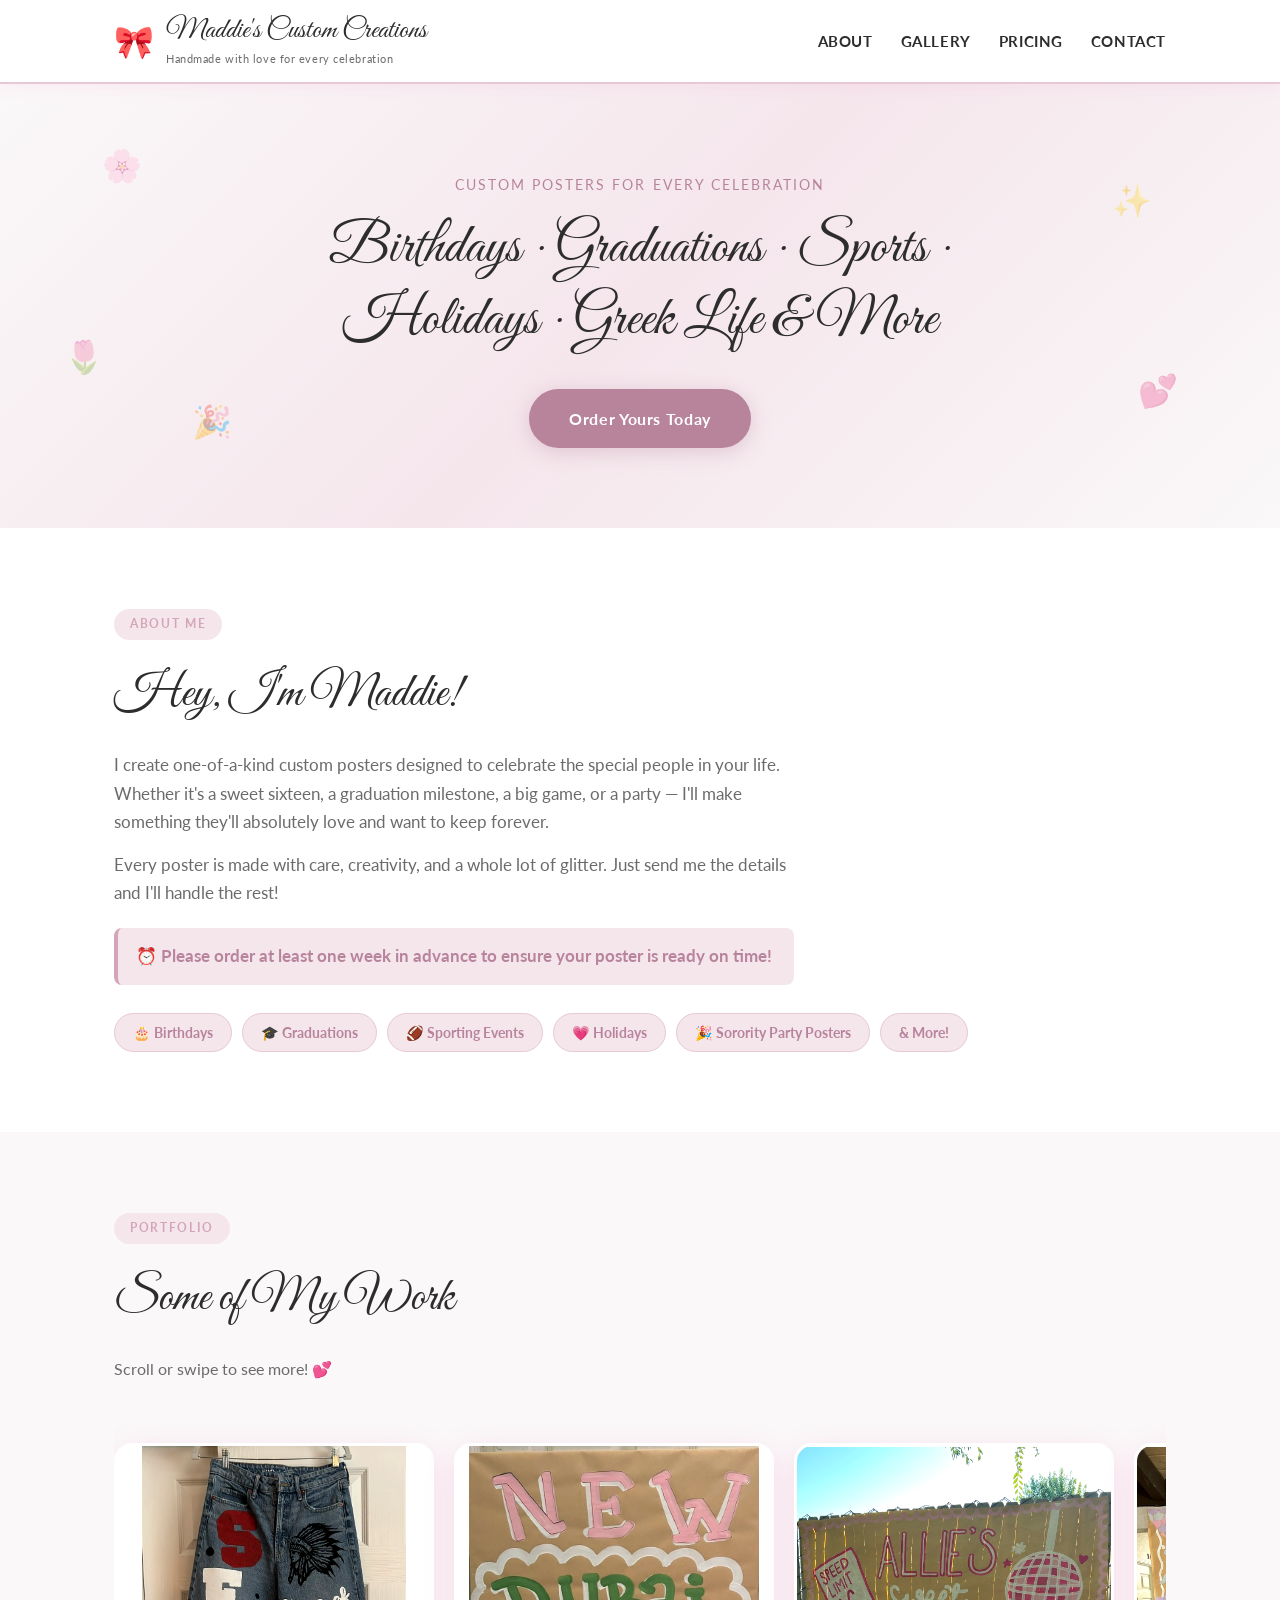
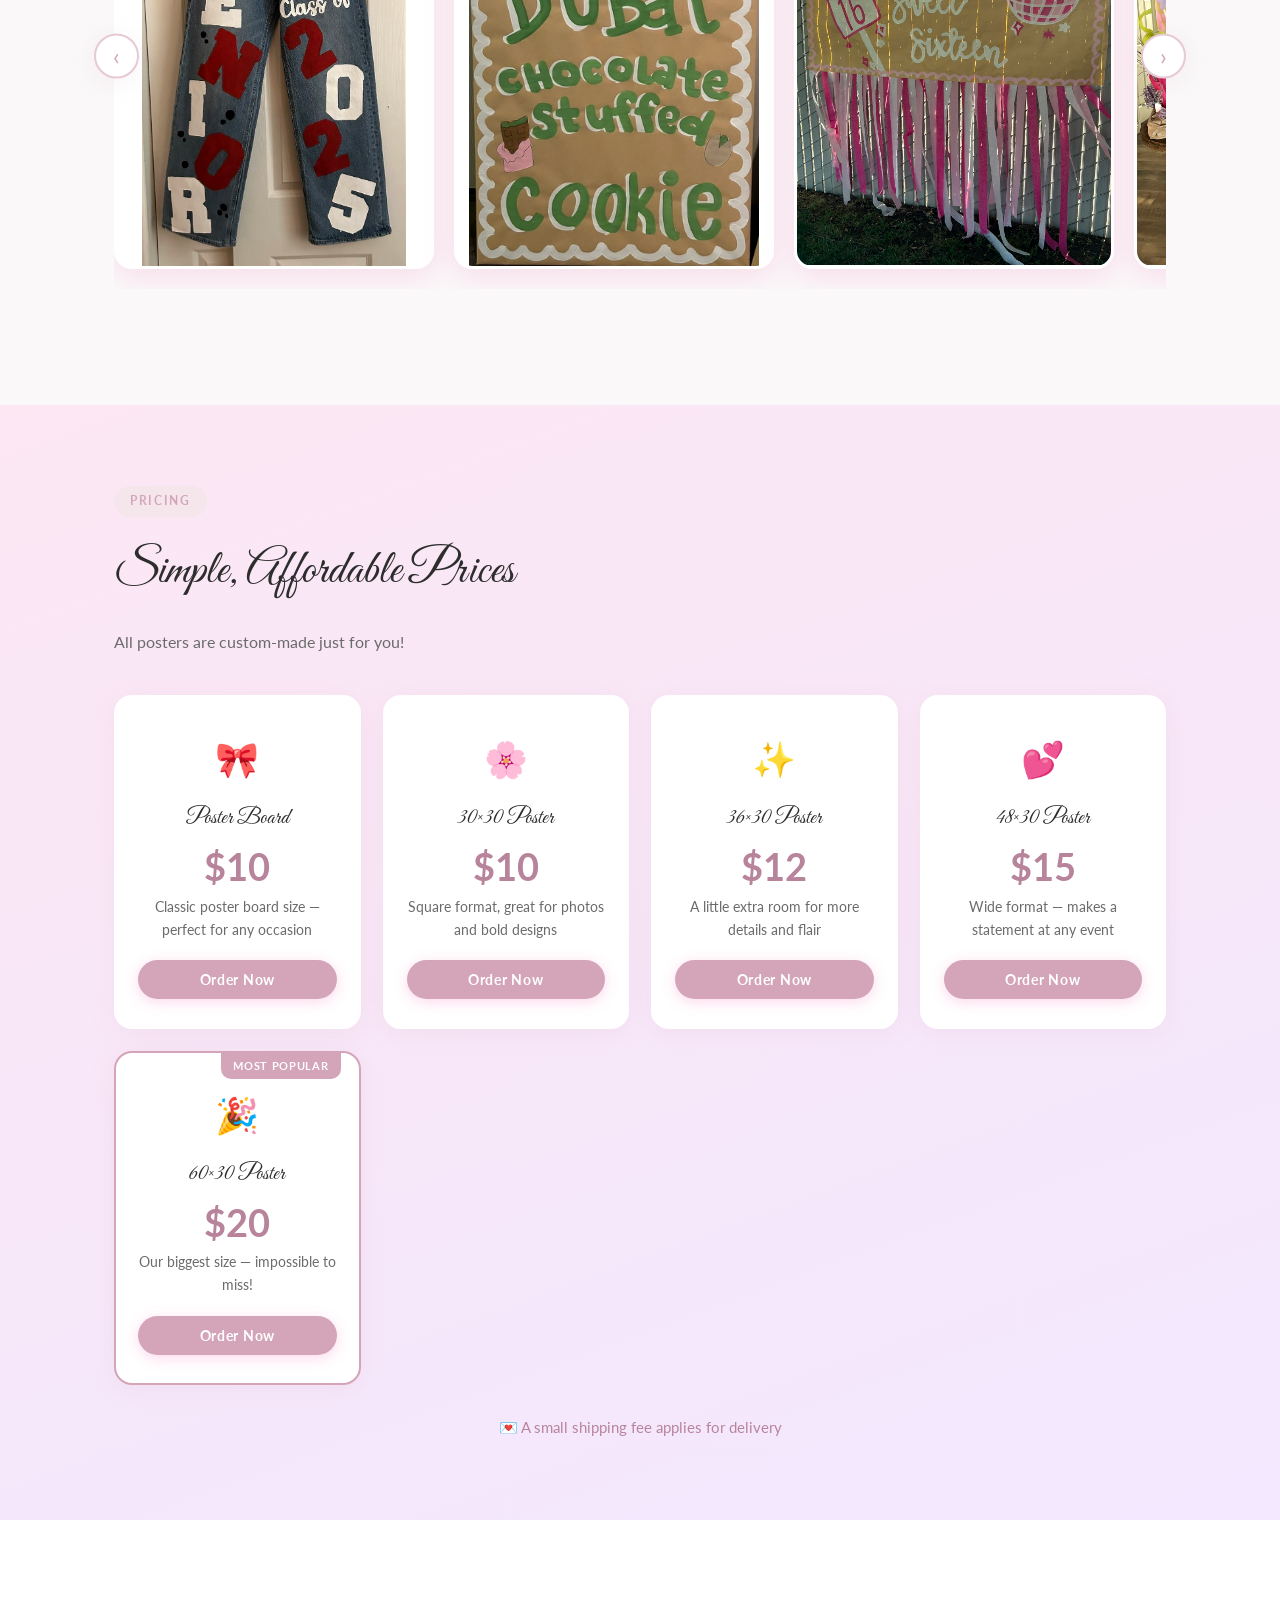
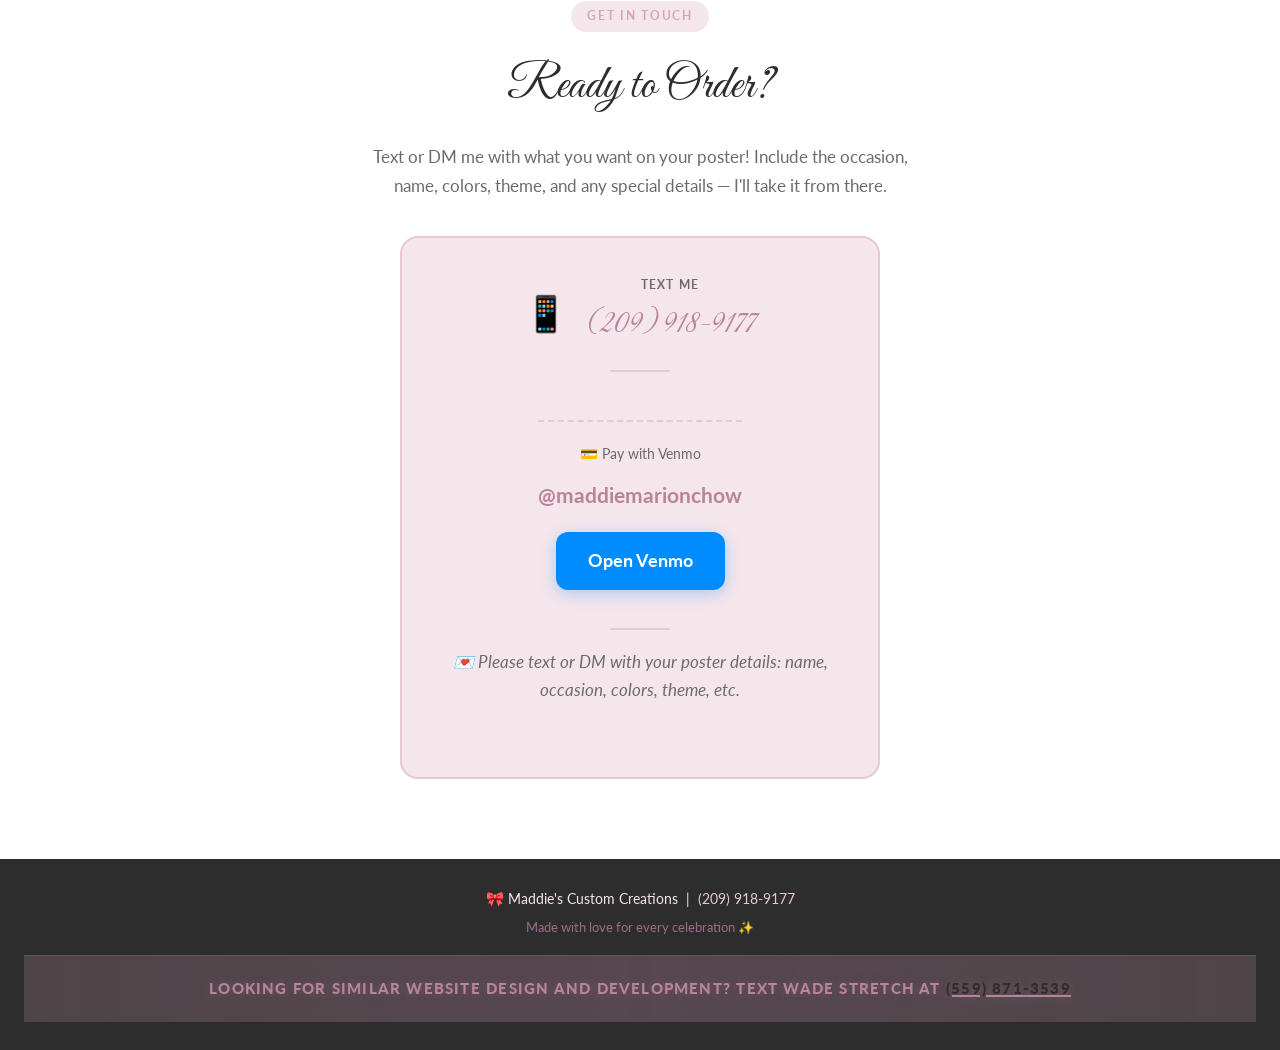
<file: index.html>
<!DOCTYPE html>
<html lang="en">
<head>
  <meta charset="UTF-8" />
  <meta name="viewport" content="width=device-width, initial-scale=1.0" />
  <title>Maddie's Custom Creations</title>
  <link rel="preconnect" href="https://fonts.googleapis.com" />
  <link rel="preconnect" href="https://fonts.gstatic.com" crossorigin />
  <link href="https://fonts.googleapis.com/css2?family=Allura&family=Dancing+Script:wght@400;700&family=Great+Vibes&family=Lato:wght@300;400;700&display=swap" rel="stylesheet" />

  <style>
    /* ===== RESET & BASE ===== */
    *, *::before, *::after { box-sizing: border-box; margin: 0; padding: 0; }

    :root {
      --pink:       #d4a5b8;
      --pink-light: #f5e6ec;
      --pink-mid:   #e6c9d5;
      --rose:       #b8849c;
      --dark-text:  #2d2d2d;
      --mauve:      #d4a5b8;
      --mauve-light:#f5e6ec;
      --cream:      #faf8f9;
      --text:       #2d2d2d;
      --text-soft:  #6b6b6b;
      --white:      #ffffff;
      --shadow:     0 4px 24px rgba(212, 165, 184, 0.15);
      --radius:     18px;
    }

    html { scroll-behavior: smooth; }

    body {
      font-family: 'Lato', sans-serif;
      background: var(--cream);
      color: var(--text);
      line-height: 1.7;
    }

    h1, h2, h3 { font-family: 'Great Vibes', cursive; font-weight: 400; }

    a { color: var(--pink); text-decoration: none; }
    a:hover { text-decoration: underline; }

    .container {
      max-width: 1100px;
      margin: 0 auto;
      padding: 0 24px;
    }

    /* ===== HEADER ===== */
    header {
      background: var(--white);
      border-bottom: 2px solid var(--pink-mid);
      position: sticky;
      top: 0;
      z-index: 100;
      box-shadow: 0 2px 16px rgba(244,114,182,0.10);
    }

    .header-inner {
      max-width: 1100px;
      margin: 0 auto;
      padding: 14px 24px;
      display: flex;
      align-items: center;
      justify-content: space-between;
      flex-wrap: wrap;
      gap: 12px;
    }

    .logo {
      display: flex;
      align-items: center;
      gap: 12px;
    }

    .logo-icon { font-size: 2rem; }

    .logo h1 {
      font-size: 1.8rem;
      color: var(--dark-text);
      line-height: 1.2;
      font-family: 'Great Vibes', cursive;
      font-weight: 400;
    }

    .tagline {
      font-size: 0.7rem;
      color: var(--text-soft);
      font-style: normal;
      letter-spacing: 0.05em;
      font-family: 'Lato', sans-serif;
    }

    nav {
      display: flex;
      gap: 28px;
      flex-wrap: wrap;
    }

    nav a {
      font-size: 0.92rem;
      font-weight: 700;
      color: var(--dark-text);
      letter-spacing: 0.04em;
      text-transform: uppercase;
      transition: color 0.2s;
    }

    nav a:hover {
      color: var(--rose);
      text-decoration: none;
    }

    /* ===== HERO ===== */
    .hero {
      background: linear-gradient(135deg, #faf8f9 0%, #f5e6ec 50%, #faf8f9 100%);
      padding: 90px 24px 80px;
      text-align: center;
      position: relative;
      overflow: hidden;
    }

    .hero-content {
      position: relative;
      z-index: 2;
      max-width: 700px;
      margin: 0 auto;
    }

    .hero-sub {
      font-size: 0.85rem;
      font-weight: 400;
      letter-spacing: 0.15em;
      text-transform: uppercase;
      color: var(--rose);
      margin-bottom: 14px;
      font-family: 'Lato', sans-serif;
    }

    .hero h2 {
      font-size: clamp(2.2rem, 5vw, 3.5rem);
      color: var(--dark-text);
      line-height: 1.3;
      margin-bottom: 32px;
      font-family: 'Great Vibes', cursive;
      font-weight: 400;
    }

    .btn {
      display: inline-block;
      background: var(--rose);
      color: var(--white);
      padding: 14px 38px;
      border-radius: 50px;
      font-weight: 700;
      font-size: 1rem;
      letter-spacing: 0.04em;
      box-shadow: 0 4px 20px rgba(184, 132, 156, 0.35);
      transition: transform 0.2s, box-shadow 0.2s;
      border: 2px solid var(--rose);
    }

    .btn:hover {
      transform: translateY(-2px);
      box-shadow: 0 8px 28px rgba(184, 132, 156, 0.45);
      text-decoration: none;
      background: var(--pink);
      border-color: var(--pink);
    }

    /* Floating shapes */
    .hero-shapes { position: absolute; inset: 0; pointer-events: none; }
    .shape {
      position: absolute;
      font-size: 2rem;
      opacity: 0.35;
      animation: float 6s ease-in-out infinite;
    }
    .s1 { top: 12%; left: 8%;  animation-delay: 0s; }
    .s2 { top: 20%; right: 10%; animation-delay: 1s; }
    .s3 { bottom: 18%; left: 15%; animation-delay: 2s; }
    .s4 { bottom: 25%; right: 8%; animation-delay: 0.5s; }
    .s5 { top: 55%; left: 5%;  animation-delay: 1.5s; }

    @keyframes float {
      0%, 100% { transform: translateY(0); }
      50%       { transform: translateY(-14px); }
    }

    /* ===== SECTION SHARED ===== */
    section { padding: 80px 0; }

    .section-label {
      display: inline-block;
      background: var(--pink-light);
      color: var(--pink);
      font-size: 0.75rem;
      font-weight: 700;
      letter-spacing: 0.14em;
      text-transform: uppercase;
      padding: 5px 16px;
      border-radius: 50px;
      margin-bottom: 14px;
    }

    .section-title {
      font-size: clamp(2rem, 4vw, 3rem);
      color: var(--dark-text);
      margin-bottom: 16px;
      font-family: 'Great Vibes', cursive;
      font-weight: 400;
    }

    .section-sub {
      color: var(--text-soft);
      margin-bottom: 40px;
      font-size: 1rem;
    }

    /* ===== ABOUT ===== */
    .about { background: var(--white); }

    .about .container p {
      color: var(--text-soft);
      max-width: 680px;
      margin-bottom: 14px;
      font-size: 1.05rem;
    }

    .occasion-chips {
      display: flex;
      flex-wrap: wrap;
      gap: 10px;
      margin-top: 28px;
    }

    .occasion-chips span {
      background: var(--pink-light);
      color: var(--rose);
      border: 1.5px solid var(--pink-mid);
      border-radius: 50px;
      padding: 7px 18px;
      font-size: 0.88rem;
      font-weight: 700;
    }

    /* ===== GALLERY ===== */
    .gallery { background: var(--cream); }

    .gallery-carousel-wrapper {
      position: relative;
      margin-bottom: 36px;
    }

    .gallery-grid {
      display: flex;
      gap: 20px;
      overflow-x: auto;
      scroll-behavior: smooth;
      padding: 20px 0;
      scrollbar-width: thin;
      scrollbar-color: var(--pink-mid) var(--pink-light);
    }

    .gallery-grid::-webkit-scrollbar {
      height: 10px;
    }

    .gallery-grid::-webkit-scrollbar-track {
      background: var(--pink-light);
      border-radius: 10px;
    }

    .gallery-grid::-webkit-scrollbar-thumb {
      background: var(--pink-mid);
      border-radius: 10px;
    }

    .gallery-grid::-webkit-scrollbar-thumb:hover {
      background: var(--pink);
    }

    .gallery-item {
      flex: 0 0 320px;
      border-radius: var(--radius);
      overflow: hidden;
      aspect-ratio: 3/4;
      box-shadow: 0 8px 30px rgba(244,114,182,0.2);
      background: var(--white);
      transition: transform 0.3s, box-shadow 0.3s;
      border: 3px solid var(--white);
      position: relative;
    }

    .gallery-item::before {
      content: '';
      position: absolute;
      inset: 0;
      border-radius: var(--radius);
      padding: 2px;
      background: linear-gradient(135deg, var(--pink-mid), var(--mauve-light));
      -webkit-mask: linear-gradient(#fff 0 0) content-box, linear-gradient(#fff 0 0);
      -webkit-mask-composite: xor;
      mask-composite: exclude;
      opacity: 0;
      transition: opacity 0.3s;
    }

    .gallery-item:hover {
      transform: translateY(-8px) scale(1.02);
      box-shadow: 0 12px 40px rgba(244,114,182,0.35);
    }

    .gallery-item:hover::before {
      opacity: 1;
    }

    .gallery-item img {
      width: 100%;
      height: 100%;
      object-fit: contain;
      display: block;
      padding: 0;
      filter: brightness(1.02) contrast(1.05);
    }

    /* Zoom in on PNG images with transparent padding */
    .gallery-item.zoom-in img {
      object-fit: contain;
      transform: scale(1.4);
    }

    /* Less zoom for specific images that need more space */
    .gallery-item.zoom-less img {
      object-fit: contain;
      transform: scale(0.75);
    }

    /* Special handling for specific images that need more space */
    .gallery-item.fit-contain img {
      object-fit: contain;
      padding: 15px;
      background: var(--white);
    }

    /* Adjust positioning for specific images */
    .gallery-item.position-lower img {
      object-position: center 40%;
    }

    .gallery-item.position-center img {
      object-position: center center;
      object-fit: cover;
      transform: scale(1.15);
    }

    .gallery-item.position-top img {
      object-position: center center;
      object-fit: contain;
      transform: none;
    }

    .gallery-nav {
      position: absolute;
      top: 50%;
      transform: translateY(-50%);
      background: var(--white);
      border: 2px solid var(--pink-mid);
      border-radius: 50%;
      width: 45px;
      height: 45px;
      display: flex;
      align-items: center;
      justify-content: center;
      cursor: pointer;
      font-size: 1.5rem;
      color: var(--pink);
      box-shadow: var(--shadow);
      transition: all 0.2s;
      z-index: 10;
      user-select: none;
    }

    .gallery-nav:hover {
      background: var(--pink);
      color: var(--white);
      transform: translateY(-50%) scale(1.1);
    }

    .gallery-nav.prev { left: -20px; }
    .gallery-nav.next { right: -20px; }

    .gallery-placeholder {
      background: var(--white);
      border: 2px dashed var(--pink-mid);
      border-radius: var(--radius);
      aspect-ratio: 4/3;
      display: flex;
      flex-direction: column;
      align-items: center;
      justify-content: center;
      gap: 10px;
      color: var(--text-soft);
      font-size: 0.9rem;
      transition: border-color 0.2s;
    }

    .gallery-placeholder:hover { border-color: var(--pink); }
    .upload-icon { font-size: 2.2rem; }

    @media (max-width: 640px) {
      .gallery-item { flex: 0 0 280px; }
      .gallery-nav { width: 38px; height: 38px; font-size: 1.2rem; }
      .gallery-nav.prev { left: -15px; }
      .gallery-nav.next { right: -15px; }
    }

    .upload-area {
      background: var(--mauve-light);
      border: 2px dashed var(--mauve);
      border-radius: var(--radius);
      padding: 36px;
      text-align: center;
      cursor: pointer;
      transition: background 0.2s;
    }

    .upload-area:hover { background: #ede9fe; }

    .upload-label {
      display: flex;
      flex-direction: column;
      align-items: center;
      gap: 8px;
      cursor: pointer;
      color: var(--text-soft);
    }

    .upload-big-icon { font-size: 2.8rem; }

    .upload-label strong {
      font-size: 1.05rem;
      color: var(--mauve);
    }

    .upload-label span {
      font-size: 0.82rem;
      color: #a78bfa;
    }

    /* ===== PRICING ===== */
    .pricing {
      background: linear-gradient(160deg, #fce7f3 0%, #f3e8ff 100%);
    }

    .pricing-grid {
      display: grid;
      grid-template-columns: repeat(auto-fill, minmax(200px, 1fr));
      gap: 22px;
    }

    .price-card {
      background: var(--white);
      border-radius: var(--radius);
      padding: 32px 22px 28px;
      text-align: center;
      box-shadow: var(--shadow);
      position: relative;
      transition: transform 0.2s, box-shadow 0.2s;
      border: 2px solid transparent;
    }

    .price-card:hover {
      transform: translateY(-4px);
      box-shadow: 0 10px 32px rgba(244,114,182,0.2);
    }

    .price-card.featured { border-color: var(--pink); }

    .price-ribbon {
      display: none;
      position: absolute;
      top: -1px;
      right: 18px;
      background: linear-gradient(135deg, var(--pink), var(--mauve));
      color: var(--white);
      font-size: 0.7rem;
      font-weight: 700;
      letter-spacing: 0.06em;
      text-transform: uppercase;
      padding: 4px 12px;
      border-radius: 0 0 10px 10px;
    }

    .price-card.featured .price-ribbon { display: block; }
    .price-icon { font-size: 2.2rem; margin-bottom: 10px; }

    .price-card h3 {
      font-size: 1.4rem;
      color: var(--dark-text);
      margin-bottom: 10px;
      font-family: 'Great Vibes', cursive;
      font-weight: 400;
    }

    .price-tag {
      font-family: 'Lato', sans-serif;
      font-size: 2.4rem;
      font-weight: 700;
      color: var(--rose);
      margin-bottom: 10px;
      line-height: 1;
    }

    .price-card p {
      font-size: 0.85rem;
      color: var(--text-soft);
    }

    /* ===== CONTACT ===== */
    .contact {
      background: var(--white);
      text-align: center;
    }

    .contact .container p {
      color: var(--text-soft);
      max-width: 560px;
      margin: 0 auto 36px;
      font-size: 1.05rem;
    }

    .contact-card {
      background: var(--pink-light);
      border: 2px solid var(--pink-mid);
      border-radius: var(--radius);
      padding: 36px 40px;
      max-width: 480px;
      margin: 0 auto;
      display: flex;
      flex-direction: column;
      align-items: center;
      gap: 18px;
    }

    .contact-item {
      display: flex;
      align-items: center;
      gap: 16px;
    }

    .contact-emoji { font-size: 2.2rem; }

    .contact-item strong {
      display: block;
      font-size: 0.78rem;
      letter-spacing: 0.1em;
      text-transform: uppercase;
      color: var(--text-soft);
      margin-bottom: 2px;
    }

    .contact-item a {
      font-family: 'Great Vibes', cursive;
      font-size: 2rem;
      color: var(--rose);
      font-weight: 400;
    }

    .contact-divider {
      width: 60px;
      height: 2px;
      background: var(--pink-mid);
      border-radius: 2px;
    }

    .venmo-section {
      margin-top: 30px;
      padding-top: 20px;
      border-top: 2px dashed var(--pink-mid);
    }

    .venmo-btn {
      display: inline-block;
      background: #008CFF;
      color: white;
      padding: 14px 32px;
      border-radius: 12px;
      font-weight: 700;
      font-size: 1.1rem;
      text-decoration: none;
      transition: all 0.3s;
      box-shadow: 0 4px 16px rgba(0, 140, 255, 0.3);
      margin-top: 10px;
    }

    .venmo-btn:hover {
      background: #0077CC;
      transform: translateY(-2px);
      box-shadow: 0 6px 20px rgba(0, 140, 255, 0.4);
      text-decoration: none;
    }

    .venmo-username {
      font-size: 1.3rem;
      color: var(--rose);
      font-weight: 700;
      margin: 10px 0;
    }

    .contact-note {
      font-size: 0.92rem;
      color: var(--text-soft);
      font-style: italic;
    }

    /* ===== FOOTER ===== */
    footer {
      background: var(--text);
      color: var(--pink-light);
      text-align: center;
      padding: 28px 24px;
      font-size: 0.9rem;
    }

    footer a { color: var(--pink-mid); }
    footer a:hover { color: var(--white); }

    .footer-sub {
      margin-top: 6px;
      font-size: 0.8rem;
      color: #9d6b8a;
    }

    /* ===== SPINNING FOOTER TEXT ===== */
    .footer-marquee {
      margin-top: 16px;
      padding-top: 16px;
      border-top: 1px solid rgba(157, 107, 138, 0.3);
      position: relative;
      background: linear-gradient(90deg, rgba(212, 165, 184, 0.2), rgba(184, 132, 156, 0.3), rgba(212, 165, 184, 0.2));
      padding: 20px 0;
      perspective: 1000px;
      text-align: center;
    }

    .footer-marquee-content {
      display: inline-block;
      font-size: 0.95rem;
      font-weight: 900;
      letter-spacing: 0.08em;
      text-transform: uppercase;
      color: var(--rose);
      text-shadow: 0 0 10px rgba(184, 132, 156, 0.3);
      animation: spin-horizontal 4.5s ease-in-out infinite;
      transform-style: preserve-3d;
    }

    @keyframes spin-horizontal {
      0% { transform: rotateY(0deg); }
      44% { transform: rotateY(360deg); }
      44%, 100% { transform: rotateY(360deg); }
    }

    .footer-marquee a {
      color: var(--dark-text);
      font-weight: 900;
      text-decoration: underline;
      text-decoration-color: var(--rose);
      text-decoration-thickness: 2px;
    }

    .footer-marquee a:hover {
      color: var(--rose);
      text-shadow: 0 0 8px rgba(184, 132, 156, 0.5);
    }

    /* ===== ORDER BUTTON ===== */
    .order-btn {
      display: block;
      width: 100%;
      margin-top: 18px;
      padding: 11px 0;
      background: linear-gradient(135deg, var(--pink), var(--mauve));
      color: var(--white);
      border: none;
      border-radius: 50px;
      font-family: 'Lato', sans-serif;
      font-size: 0.88rem;
      font-weight: 700;
      letter-spacing: 0.05em;
      cursor: pointer;
      box-shadow: 0 3px 14px rgba(244,114,182,0.28);
      transition: transform 0.18s, box-shadow 0.18s, opacity 0.18s;
    }
    .order-btn:hover {
      transform: translateY(-2px);
      box-shadow: 0 6px 20px rgba(244,114,182,0.38);
    }
    .order-btn:disabled {
      opacity: 0.65;
      cursor: not-allowed;
      transform: none;
    }

    /* ===== ORDER MODAL ===== */
    .modal-overlay {
      display: none;
      position: fixed;
      inset: 0;
      background: rgba(59,26,46,0.45);
      backdrop-filter: blur(4px);
      z-index: 200;
      align-items: center;
      justify-content: center;
      padding: 24px;
    }
    .modal-overlay.open { display: flex; }

    .modal {
      background: var(--white);
      border-radius: 24px;
      padding: 40px 36px;
      max-width: 460px;
      width: 100%;
      box-shadow: 0 16px 60px rgba(244,114,182,0.22);
      position: relative;
      animation: popIn 0.22s ease;
    }
    @keyframes popIn {
      from { transform: scale(0.93); opacity: 0; }
      to   { transform: scale(1);    opacity: 1; }
    }

    .modal-close {
      position: absolute;
      top: 16px; right: 20px;
      background: none;
      border: none;
      font-size: 1.4rem;
      cursor: pointer;
      color: var(--text-soft);
      line-height: 1;
    }
    .modal-close:hover { color: var(--pink); }

    .modal h3 {
      font-size: 1.4rem;
      color: var(--text);
      margin-bottom: 6px;
    }
    .modal .modal-price {
      font-family: 'Playfair Display', serif;
      font-size: 2rem;
      color: var(--pink);
      font-weight: 700;
      margin-bottom: 20px;
    }
    .modal label {
      display: block;
      font-size: 0.82rem;
      font-weight: 700;
      letter-spacing: 0.08em;
      text-transform: uppercase;
      color: var(--text-soft);
      margin-bottom: 7px;
    }
    .modal textarea {
      width: 100%;
      border: 2px solid var(--pink-mid);
      border-radius: 12px;
      padding: 12px 14px;
      font-family: 'Lato', sans-serif;
      font-size: 0.95rem;
      color: var(--text);
      resize: vertical;
      min-height: 100px;
      outline: none;
      transition: border-color 0.2s;
      margin-bottom: 22px;
    }
    .modal textarea:focus { border-color: var(--pink); }
    .modal textarea::placeholder { color: #c4a0b8; }

    .modal-pay-btn {
      display: block;
      width: 100%;
      padding: 14px;
      background: linear-gradient(135deg, var(--pink), var(--mauve));
      color: var(--white);
      border: none;
      border-radius: 50px;
      font-family: 'Lato', sans-serif;
      font-size: 1rem;
      font-weight: 700;
      cursor: pointer;
      box-shadow: 0 4px 20px rgba(244,114,182,0.32);
      transition: transform 0.18s, box-shadow 0.18s, opacity 0.18s;
    }
    .modal-pay-btn:hover {
      transform: translateY(-2px);
      box-shadow: 0 8px 28px rgba(244,114,182,0.42);
    }
    .modal-pay-btn:disabled { opacity: 0.65; cursor: not-allowed; transform: none; }

    .modal-secure {
      text-align: center;
      margin-top: 14px;
      font-size: 0.78rem;
      color: #b07a9e;
    }
    .modal-secure svg { vertical-align: middle; margin-right: 4px; }

    /* ===== RESPONSIVE ===== */
    @media (max-width: 640px) {
      .header-inner { justify-content: center; text-align: center; }
      nav { justify-content: center; gap: 16px; }
      .logo { flex-direction: column; gap: 6px; }
      .pricing-grid { grid-template-columns: 1fr 1fr; }
      .contact-card { padding: 28px 20px; }
      .contact-item a { font-size: 1.3rem; }
      .modal { padding: 32px 22px; }
    }

    @media (max-width: 420px) {
      .pricing-grid { grid-template-columns: 1fr; }
    }
  </style>
</head>
<body>

  <!-- HEADER -->
  <header>
    <div class="header-inner">
      <div class="logo">
        <span class="logo-icon">🎀</span>
        <div>
          <h1>Maddie's Custom Creations</h1>
          <p class="tagline">Handmade with love for every celebration</p>
        </div>
      </div>
      <nav>
        <a href="#about">About</a>
        <a href="#gallery">Gallery</a>
        <a href="#pricing">Pricing</a>
        <a href="#contact">Contact</a>
      </nav>
    </div>
  </header>

  <!-- HERO -->
  <section class="hero">
    <div class="hero-content">
      <p class="hero-sub">Custom Posters for Every Celebration</p>
      <h2>Birthdays · Graduations · Sports · Holidays · Greek Life &amp; More</h2>
      <a href="#contact" class="btn">Order Yours Today</a>
    </div>
    <div class="hero-shapes">
      <span class="shape s1">🌸</span>
      <span class="shape s2">✨</span>
      <span class="shape s3">🎉</span>
      <span class="shape s4">💕</span>
      <span class="shape s5">🌷</span>
    </div>
  </section>

  <!-- ABOUT -->
  <section id="about" class="about">
    <div class="container">
      <div class="section-label">About Me</div>
      <h2 class="section-title">Hey, I'm Maddie!</h2>
      <p>I create one-of-a-kind custom posters designed to celebrate the special people in your life. Whether it's a sweet sixteen, a graduation milestone, a big game, or a party — I'll make something they'll absolutely love and want to keep forever.</p>
      <p>Every poster is made with care, creativity, and a whole lot of glitter. Just send me the details and I'll handle the rest!</p>
      <p style="background: var(--pink-light); border-left: 4px solid var(--pink); padding: 14px 18px; border-radius: 8px; margin-top: 20px; font-weight: 700; color: var(--rose);">⏰ Please order at least one week in advance to ensure your poster is ready on time!</p>
      <div class="occasion-chips">
        <span>🎂 Birthdays</span>
        <span>🎓 Graduations</span>
        <span>🏈 Sporting Events</span>
        <span>💗 Holidays</span>
        <span>🎉 Sorority Party Posters</span>
        <span>&amp; More!</span>
      </div>
    </div>
  </section>

  <!-- GALLERY -->
  <section id="gallery" class="gallery">
    <div class="container">
      <div class="section-label">Portfolio</div>
      <h2 class="section-title">Some of My Work</h2>
      <p class="section-sub">Scroll or swipe to see more! 💕</p>
      <div class="gallery-carousel-wrapper">
        <div class="gallery-nav prev" onclick="scrollGallery(-1)">‹</div>
        <div class="gallery-nav next" onclick="scrollGallery(1)">›</div>
        <div class="gallery-grid" id="galleryGrid">
          <div class="gallery-item">
            <img src="images/IMG_2594.jpg" alt="Maddie's Custom Creation" loading="lazy">
          </div>
          <div class="gallery-item">
            <img src="images/IMG_2686.jpg" alt="Maddie's Custom Creation" loading="lazy">
          </div>
          <div class="gallery-item">
            <img src="images/IMG_2701.JPG" alt="Maddie's Custom Creation" loading="lazy">
          </div>
          <div class="gallery-item">
            <img src="images/IMG_2732.JPG" alt="Maddie's Custom Creation" loading="lazy">
          </div>
          <div class="gallery-item">
            <img src="images/1452D813-10A1-47FB-A048-B397D4216C56.PNG" alt="Maddie's Custom Creation" loading="lazy">
          </div>
          <div class="gallery-item">
            <img src="images/1F86EFBB-565F-4592-805F-EC1CEEA7AFC4.PNG" alt="Maddie's Custom Creation" loading="lazy">
          </div>
          <div class="gallery-item">
            <img src="images/4CA158B6-9244-4D99-A97E-B8B6D3553034.PNG" alt="Maddie's Custom Creation" loading="lazy">
          </div>
          <div class="gallery-item">
            <img src="images/61C1B1DB-B631-4C8E-BCFB-C94017A37FA8.PNG" alt="Maddie's Custom Creation" loading="lazy">
          </div>
          <div class="gallery-item">
            <img src="images/7EF6865D-1E88-45C1-B5B8-171A61E69B06.PNG" alt="Maddie's Custom Creation" loading="lazy">
          </div>
          <div class="gallery-item">
            <img src="images/822E81E1-50A7-40B2-8CF7-43B77F27A20A.PNG" alt="Maddie's Custom Creation" loading="lazy">
          </div>
          <div class="gallery-item">
            <img src="images/8CDCCB30-C57A-406B-AFC0-59D88436D939.PNG" alt="Maddie's Custom Creation" loading="lazy">
          </div>
          <div class="gallery-item">
            <img src="images/DBCFCCB1-FC3D-4823-BA4A-FA592EC1B340.PNG" alt="Maddie's Custom Creation" loading="lazy">
          </div>
          <div class="gallery-item">
            <img src="images/DFC78317-20DC-494E-992C-4CBC478A574D.PNG" alt="Maddie's Custom Creation" loading="lazy">
          </div>
          <div class="gallery-item">
            <img src="images/B3886765-C982-48AB-BAF3-0D8FF6D0D0F9.jpg" alt="Maddie's Custom Creation" loading="lazy">
          </div>
          <div class="gallery-item">
            <img src="images/E4E58AF8-3925-4839-A338-F5C0C8C52636.PNG" alt="Maddie's Custom Creation" loading="lazy">
          </div>
        </div>
      </div>
    </div>
  </section>

  <!-- PRICING -->
  <section id="pricing" class="pricing">
    <div class="container">
      <div class="section-label">Pricing</div>
      <h2 class="section-title">Simple, Affordable Prices</h2>
      <p class="section-sub">All posters are custom-made just for you!</p>
      <div class="pricing-grid">

        <div class="price-card">
          <div class="price-icon">🎀</div>
          <h3>Poster Board</h3>
          <div class="price-tag">$10</div>
          <p>Classic poster board size — perfect for any occasion</p>
          <button class="order-btn" data-product="poster-board" data-name="Poster Board" data-price="$10">Order Now</button>
        </div>

        <div class="price-card">
          <div class="price-icon">🌸</div>
          <h3>30×30 Poster</h3>
          <div class="price-tag">$10</div>
          <p>Square format, great for photos and bold designs</p>
          <button class="order-btn" data-product="poster-30x30" data-name="30×30 Poster" data-price="$10">Order Now</button>
        </div>

        <div class="price-card">
          <div class="price-icon">✨</div>
          <h3>36×30 Poster</h3>
          <div class="price-tag">$12</div>
          <p>A little extra room for more details and flair</p>
          <button class="order-btn" data-product="poster-36x30" data-name="36×30 Poster" data-price="$12">Order Now</button>
        </div>

        <div class="price-card">
          <div class="price-icon">💕</div>
          <h3>48×30 Poster</h3>
          <div class="price-tag">$15</div>
          <p>Wide format — makes a statement at any event</p>
          <button class="order-btn" data-product="poster-48x30" data-name="48×30 Poster" data-price="$15">Order Now</button>
        </div>

        <div class="price-card featured">
          <div class="price-ribbon">Most Popular</div>
          <div class="price-icon">🎉</div>
          <h3>60×30 Poster</h3>
          <div class="price-tag">$20</div>
          <p>Our biggest size — impossible to miss!</p>
          <button class="order-btn" data-product="poster-60x30" data-name="60×30 Poster" data-price="$20">Order Now</button>
        </div>

      </div>
      <p style="text-align: center; margin-top: 30px; color: var(--rose); font-size: 0.95rem;">
        💌 A small shipping fee applies for delivery
      </p>
    </div>
  </section>

  <!-- CONTACT -->
  <section id="contact" class="contact">
    <div class="container">
      <div class="section-label">Get in Touch</div>
      <h2 class="section-title">Ready to Order?</h2>
      <p>Text or DM me with what you want on your poster! Include the occasion, name, colors, theme, and any special details — I'll take it from there.</p>
      <div class="contact-card">
        <div class="contact-item">
          <span class="contact-emoji">📱</span>
          <div>
            <strong>Text Me</strong>
            <a href="sms:2099189177">(209) 918-9177</a>
          </div>
        </div>
        <div class="contact-divider"></div>
        <div class="venmo-section">
          <p style="font-size: 0.9rem; color: var(--text-soft); margin-bottom: 8px;">💳 Pay with Venmo</p>
          <div class="venmo-username">@maddiemarionchow</div>
          <a href="https://venmo.com/maddiemarionchow" target="_blank" class="venmo-btn">Open Venmo</a>
        </div>
        <div class="contact-divider" style="margin-top: 20px;"></div>
        <p class="contact-note">💌 Please text or DM with your poster details: name, occasion, colors, theme, etc.</p>
      </div>
    </div>
  </section>

  <!-- FOOTER -->
  <footer>
    <p>🎀 Maddie's Custom Creations &nbsp;|&nbsp; <a href="sms:2099189177">(209) 918-9177</a></p>
    <p class="footer-sub">Made with love for every celebration ✨</p>
    <div class="footer-marquee">
      <div class="footer-marquee-content">
        Looking for similar website design and development? Text Wade Stretch at <a href="sms:5598713539">(559) 871-3539</a>
      </div>
    </div>
  </footer>

  <!-- ORDER MODAL -->
  <div class="modal-overlay" id="modalOverlay" role="dialog" aria-modal="true" aria-labelledby="modalTitle">
    <div class="modal">
      <button class="modal-close" id="modalClose" aria-label="Close">&times;</button>
      <h3 id="modalTitle">Order Your Poster</h3>
      <div class="modal-price" id="modalPrice"></div>
      <label for="customerNote">Tell Maddie the details 💕</label>
      <textarea
        id="customerNote"
        placeholder="Name on the poster, occasion, colors, theme, sport, school — anything that makes it special!"
      ></textarea>
      <button class="modal-pay-btn" id="modalPayBtn">Pay Securely with Card or Apple Pay</button>
      <p class="modal-secure">
        <svg width="13" height="13" viewBox="0 0 24 24" fill="none" stroke="currentColor" stroke-width="2.5" stroke-linecap="round" stroke-linejoin="round"><rect x="3" y="11" width="18" height="11" rx="2"/><path d="M7 11V7a5 5 0 0 1 10 0v4"/></svg>
        Secure checkout powered by Stripe
      </p>
    </div>
  </div>

  <script>
    // ===== PHOTO UPLOAD & GALLERY =====
    const photoUpload = document.getElementById('photoUpload');
    const galleryGrid = document.getElementById('galleryGrid');

    photoUpload.addEventListener('change', function () {
      const files = Array.from(this.files);
      if (!files.length) return;
      galleryGrid.querySelectorAll('.gallery-placeholder').forEach(p => p.remove());
      files.forEach(file => {
        if (!file.type.startsWith('image/')) return;
        const reader = new FileReader();
        reader.onload = function (e) {
          const wrapper = document.createElement('div');
          wrapper.className = 'gallery-item';
          const img = document.createElement('img');
          img.src = e.target.result;
          img.alt = "Maddie's Custom Creation";
          img.loading = 'lazy';
          wrapper.appendChild(img);
          galleryGrid.appendChild(wrapper);
        };
        reader.readAsDataURL(file);
      });
    });

    // ===== GALLERY CAROUSEL NAVIGATION =====
    function scrollGallery(direction) {
      const gallery = document.getElementById('galleryGrid');
      const scrollAmount = 340; // width of one item + gap
      gallery.scrollBy({
        left: direction * scrollAmount,
        behavior: 'smooth'
      });
    }

    // ===== ACTIVE NAV HIGHLIGHT ON SCROLL =====
    const sections = document.querySelectorAll('section[id]');
    const navLinks = document.querySelectorAll('nav a');
    const observer = new IntersectionObserver(entries => {
      entries.forEach(entry => {
        if (entry.isIntersecting) {
          navLinks.forEach(link => {
            link.style.color = link.getAttribute('href') === '#' + entry.target.id
              ? 'var(--pink)' : '';
          });
        }
      });
    }, { threshold: 0.4 });
    sections.forEach(s => observer.observe(s));

    // ===== ORDER BUTTONS → OPEN VENMO =====
    document.querySelectorAll('.order-btn').forEach(btn => {
      btn.addEventListener('click', () => {
        // Open Venmo profile in new tab
        window.open('https://venmo.com/maddiemarionchow', '_blank');
      });
    });
  </script>

</body>
</html>
</file>
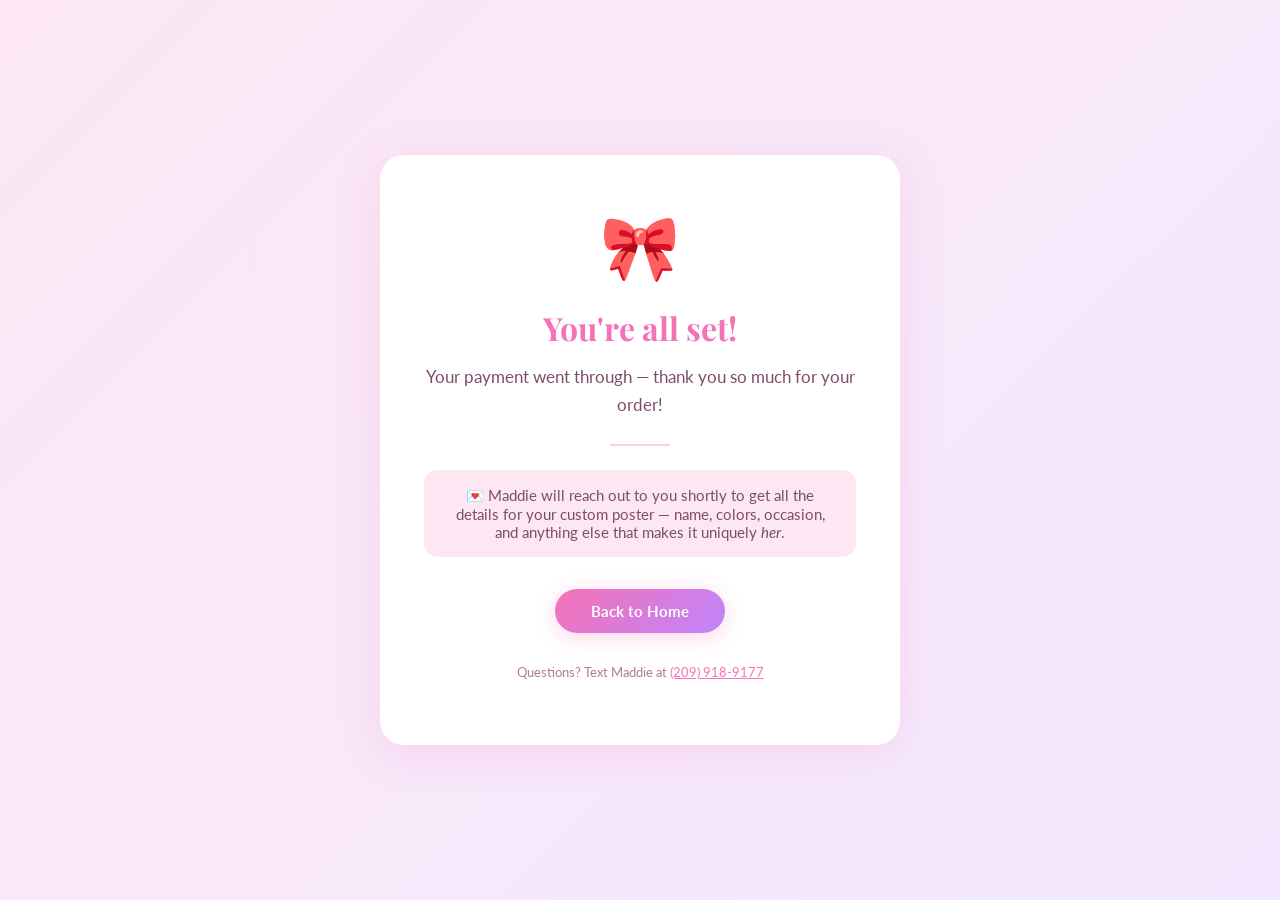
<file: success.html>
<!DOCTYPE html>
<html lang="en">
<head>
  <meta charset="UTF-8" />
  <meta name="viewport" content="width=device-width, initial-scale=1.0" />
  <title>Order Confirmed — Maddie's Custom Creations</title>
  <link rel="preconnect" href="https://fonts.googleapis.com" />
  <link rel="preconnect" href="https://fonts.gstatic.com" crossorigin />
  <link href="https://fonts.googleapis.com/css2?family=Playfair+Display:ital,wght@0,400;0,700;1,400&family=Lato:wght@300;400;700&display=swap" rel="stylesheet" />
  <style>
    *, *::before, *::after { box-sizing: border-box; margin: 0; padding: 0; }
    :root {
      --pink: #f472b6; --pink-light: #fce7f3; --pink-mid: #fbcfe8;
      --mauve: #c084fc; --cream: #fff7f9; --text: #3b1a2e; --text-soft: #7c4d6a; --white: #ffffff;
    }
    body {
      font-family: 'Lato', sans-serif;
      background: linear-gradient(135deg, #fce7f3 0%, #f3e8ff 100%);
      min-height: 100vh;
      display: flex;
      flex-direction: column;
      align-items: center;
      justify-content: center;
      padding: 40px 24px;
      color: var(--text);
    }
    .card {
      background: var(--white);
      border-radius: 24px;
      padding: 52px 44px;
      max-width: 520px;
      width: 100%;
      text-align: center;
      box-shadow: 0 8px 40px rgba(244,114,182,0.18);
    }
    .icon { font-size: 4rem; margin-bottom: 20px; }
    h1 {
      font-family: 'Playfair Display', serif;
      font-size: 2rem;
      color: var(--pink);
      margin-bottom: 14px;
    }
    p {
      color: var(--text-soft);
      font-size: 1.05rem;
      line-height: 1.7;
      margin-bottom: 10px;
    }
    .divider {
      width: 60px; height: 2px;
      background: var(--pink-mid);
      border-radius: 2px;
      margin: 24px auto;
    }
    .note {
      background: var(--pink-light);
      border-radius: 14px;
      padding: 16px 20px;
      font-size: 0.92rem;
      color: var(--text-soft);
      margin-bottom: 32px;
    }
    .btn {
      display: inline-block;
      background: linear-gradient(135deg, var(--pink), var(--mauve));
      color: var(--white);
      padding: 13px 36px;
      border-radius: 50px;
      font-weight: 700;
      font-size: 0.95rem;
      text-decoration: none;
      box-shadow: 0 4px 20px rgba(244,114,182,0.3);
      transition: transform 0.2s;
    }
    .btn:hover { transform: translateY(-2px); text-decoration: none; }
    .footer-note {
      margin-top: 28px;
      font-size: 0.82rem;
      color: #b07a9e;
    }
  </style>
</head>
<body>
  <div class="card">
    <div class="icon">🎀</div>
    <h1>You're all set!</h1>
    <p>Your payment went through — thank you so much for your order!</p>
    <div class="divider"></div>
    <div class="note">
      💌 Maddie will reach out to you shortly to get all the details for your custom poster — name, colors, occasion, and anything else that makes it uniquely <em>her</em>.
    </div>
    <a href="/" class="btn">Back to Home</a>
    <p class="footer-note">Questions? Text Maddie at <a href="tel:2099189177" style="color:var(--pink)">(209) 918-9177</a></p>
  </div>
</body>
</html>
</file>
